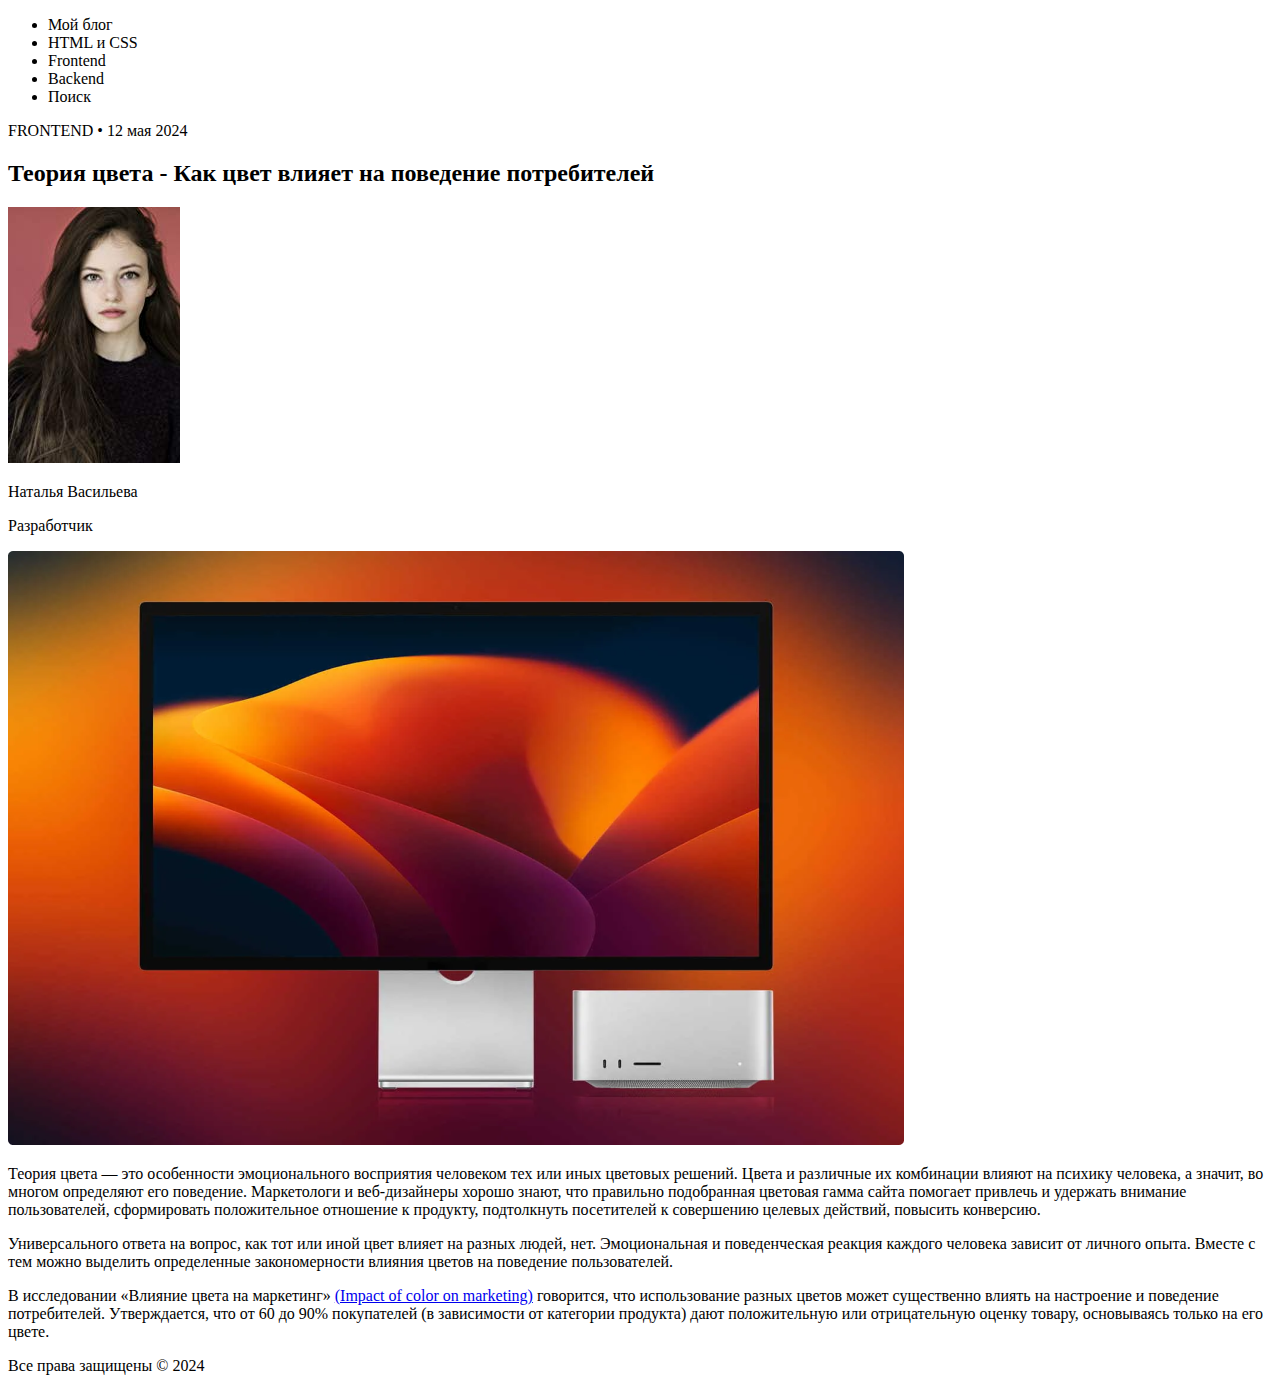
<file: index.html>
<!DOCTYPE html>
<html lang="en">
<head>
    <meta charset="UTF-8">
    <title>Title</title>
</head>
<body>
<header>
    <ul>
        <li>Мой блог</li>
        <li>HTML и CSS</li>
        <li>Frontend</li>
        <li>Backend</li>
        <li>Поиск</li>
    </ul>
</header>
<main>
    <section>
        <p>FRONTEND &bull; 12 мая 2024</p>
        <h2>Теория цвета - Как цвет влияет на поведение потребителей</h2>
        <img src="./images/photo.png" alt="Фото разработчика">
        <p>Наталья Васильева</p>
        <p>Разработчик</p>
    </section>
    <section>
        <img src="./images/Rectangle%20181.png" alt="Фото монитора и компьютера от Apple">
        <p>Теория цвета — это особенности эмоционального восприятия человеком тех или иных цветовых решений. Цвета и
            различные
            их комбинации влияют на психику человека, а значит, во многом определяют его поведение. Маркетологи и
            веб-дизайнеры
            хорошо знают, что правильно подобранная цветовая гамма сайта помогает привлечь и удержать внимание
            пользователей,
            сформировать положительное отношение к продукту, подтолкнуть посетителей к совершению целевых действий,
            повысить
            конверсию.</p>
        <p>Универсального ответа на вопрос, как тот или иной цвет влияет на разных людей, нет. Эмоциональная и
            поведенческая
            реакция каждого человека зависит от личного опыта. Вместе с тем можно выделить определенные закономерности
            влияния
            цветов на поведение пользователей.</p>
        <p>В исследовании «Влияние цвета на маркетинг»
            <a href="https://www.researchgate.net/publication/235320162_Impact_of_color_on_marketing">(Impact of color
                on marketing)</a>
            говорится, что использование разных цветов может существенно влиять на настроение и поведение потребителей.
            Утверждается, что от 60 до 90% покупателей (в зависимости от категории продукта) дают положительную или
            отрицательную оценку товару, основываясь только на его цвете.</p>
    </section>
</main>
<footer>
    <p>Все права защищены &#169; 2024</p>
</footer>
</body>
</html>
</file>
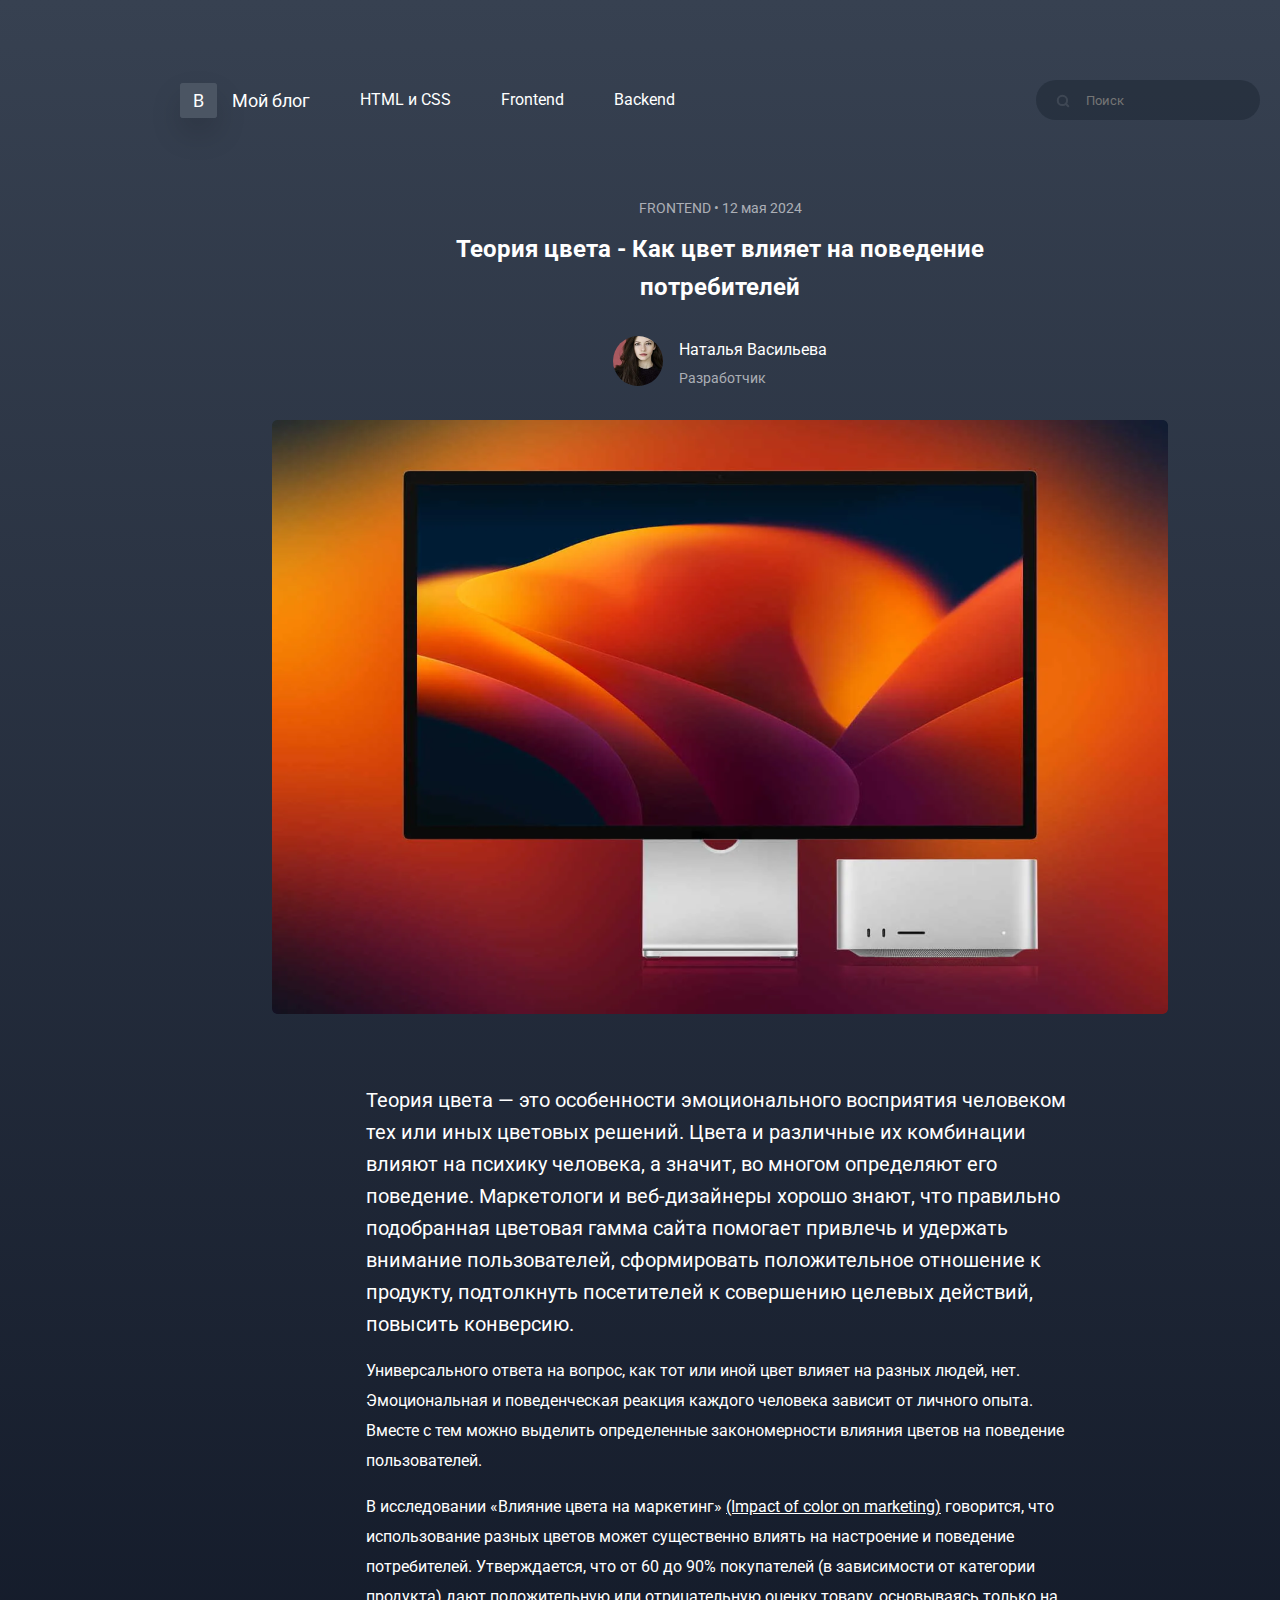
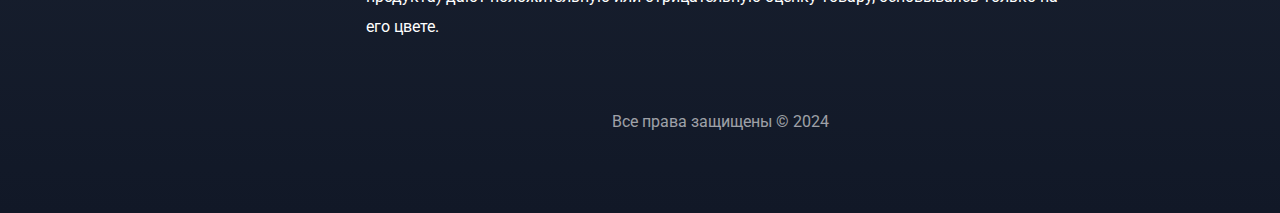
<file: 1-Blog/index.html>
<!DOCTYPE html>
<html lang="en">
<head>
    <meta charset="UTF-8">
    <title>Title</title>
    <link rel="stylesheet" href="./styles/styles.css">
    <link rel="preconnect" href="https://fonts.googleapis.com">
    <link rel="preconnect" href="https://fonts.gstatic.com" crossorigin>
    <link href="https://fonts.googleapis.com/css2?family=Roboto&display=swap" rel="stylesheet">
</head>
<body>
<header>
    <nav class="nav">
        <ul class="headerLinks">
            <li>
                <a href="#">
                    <span class="b">В</span>
                    <span class="Blog">Мой блог</span>
                </a>
            </li>
            <li><a href="#">HTML и CSS</a></li>
            <li><a href="#">Frontend</a></li>
            <li><a href="#">Backend</a></li>
        </ul>
        <div class="search">
            <label for="search" id="searchLabel"><img src="./images/search.svg" alt="search logo"></label>
            <input type="text" id="search" placeholder="Поиск">
        </div>
    </nav>
</header>
<main>
    <section>
        <p class="front">FRONTEND &bull; 12 мая 2024</p>
        <h1>Теория цвета - Как цвет влияет на поведение <br> потребителей</h1>
        <div class="photo_name">
            <div class="photo">
                <img src="images/photo1.png" alt="Фото разработчика">
            </div>
            <div>
                <p class="name">Наталья Васильева</p>
                <p class="job">Разработчик</p>
            </div>
        </div>
    </section>
    <section>
        <div class="mac">
            <img src="images/Rectangle%20181.png" alt="Фото монитора и компьютера от Apple">
        </div>
        <div class="text">
            <p class="mainText">Теория цвета — это особенности эмоционального восприятия человеком тех или иных цветовых
                решений. Цвета и
                различные
                их комбинации влияют на психику человека, а значит, во многом определяют его поведение. Маркетологи и
                веб-дизайнеры
                хорошо знают, что правильно подобранная цветовая гамма сайта помогает привлечь и удержать внимание
                пользователей,
                сформировать положительное отношение к продукту, подтолкнуть посетителей к совершению целевых действий,
                повысить
                конверсию.</p>
            <p class="secondText">Универсального ответа на вопрос, как тот или иной цвет влияет на разных людей, нет.
                Эмоциональная и
                поведенческая
                реакция каждого человека зависит от личного опыта. Вместе с тем можно выделить определенные
                закономерности
                влияния цветов на поведение пользователей.</p>
            <p class="secondText">В исследовании «Влияние цвета на маркетинг»
                <a href="https://www.researchgate.net/publication/235320162_Impact_of_color_on_marketing">(Impact of
                    color on marketing)</a> говорится, что использование разных цветов может существенно влиять на
                настроение и поведение потребителей. Утверждается, что от 60 до 90% покупателей (в зависимости от
                категории продукта) дают положительную или отрицательную оценку товару, основываясь только на его цвете.
            </p>
        </div>
    </section>
</main>
<footer>
    <div>
        Все права защищены &#169; 2024
    </div>
</footer>
</body>
</html>
</file>
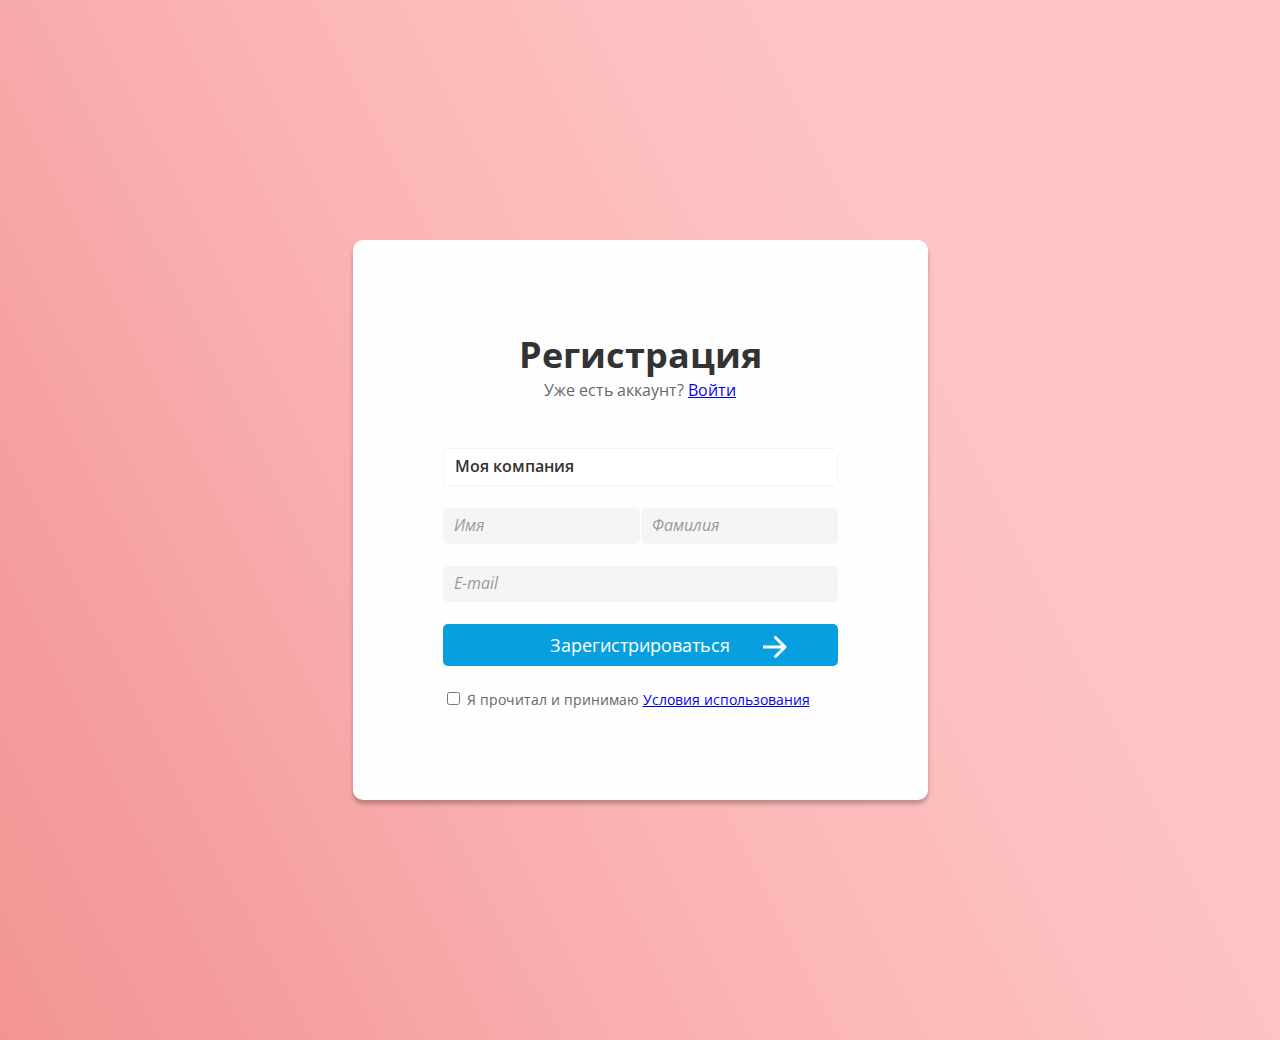
<file: 2-Form/index.html>
<!DOCTYPE html>
<html lang="en">
<head>
    <meta charset="UTF-8">
    <title>Title</title>
    <link rel="stylesheet" href="./styles/styles.css">
    <link rel="preconnect" href="https://fonts.googleapis.com">
    <link rel="preconnect" href="https://fonts.gstatic.com" crossorigin>
    <link href="https://fonts.googleapis.com/css2?family=Open+Sans:ital,wght@0,400;0,700;1,400&display=swap"
          rel="stylesheet">
</head>
<body>
<main>
    <div class="container">
        <div class="reg">
            <h1>Регистрация</h1>
            <p>Уже есть аккаунт? <a href="#">Войти</a></p>
        </div>
        <div class="container2">
            <form action="#">
                <div class="container4">
                    <div class="company_name">
                        <label for="company"></label>
                        <input type="text" id="company" name="company" placeholder="Моя компания" required>
                    </div>
                    <div class="container3">
                        <div>
                            <label for="name"></label>
                            <input type="text" id="name" name="name" placeholder="Имя" required>
                        </div>
                        <div>
                            <label for="surname"></label>
                            <input type="text" id="surname" name="surname" placeholder="Фамилия" required>
                        </div>
                    </div>
                    <div>
                        <label for="email"></label>
                        <input type="email" id="email" name="email" placeholder="E-mail" required>
                    </div>
                    <div class="buttonCheck">
                        <div class="arrow-logo">
                            <img src="./images/arrow.svg" alt="фото стрелки">
                        </div>
                        <button type="submit">Зарегистрироваться</button>
                    </div>
                    <div class="check">
                        <input type="checkbox" id="conditions">
                        <label for="conditions">Я прочитал и принимаю <a href="#">Условия использования</a></label>
                    </div>
                </div>
            </form>
        </div>
    </div>
</main>
</body>
</html>
</file>
<file: 1-Blog/styles/styles.css>
body {
    background: linear-gradient(180deg, #374151 0%, #111827 100%);
    color: #fff;
    font-weight: 400;
    font-style: normal;
    margin: 0 auto;
    width: 1440px;
}

* {
    box-sizing: border-box;
    font-family: 'Roboto', sans-serif;
}

.Blog {
    font-size: 18px;
}

header a {
    color: #fff;
    text-decoration: none;
    font-size: 16px;
    line-height: normal;
}

header input {
    background-color: rgba(31, 41, 55, 0.6);
    color: rgba(255, 255, 255, 0.6);
    height: 40px;
    width: 224px;
    border-radius: 100px;
    padding: 9px 5px 9px 50px;
    border: none;
}

h1 {
    font-size: 24px;
    line-height: 38px;
    margin: 0 0 30px 0;
    text-align: center;
}

.front {
    color: rgba(255, 255, 255, 0.6);
    font-size: 14px;
    margin: 0 0 14px 0;
}

.name {
    font-size: 16px;
    line-height: 28px;
    margin: 0;
}

.job {
    color: rgba(255, 255, 255, 0.6);
    font-size: 14px;
    line-height: 28px;
    margin: 0;
}

.mainText {
    font-size: 20px;
    line-height: 32px;
    margin: 0;
}

.secondText {
    font-size: 16px;
    line-height: 30px;
}

.secondText a {
    color: #fff;
}

footer {
    color: rgba(255, 255, 255, 0.6);
    font-size: 16px;
    line-height: 28px;
}

header ul {
    list-style: none;
    margin: 0;
    padding: 0;
}

header {
    padding: 80px 180px;
}

.nav {
    display: flex;
    align-items: center;
}

.mac {
    width: 896px;
    height: 594px;
}

.mac img {
    width: 100%;
    height: 100%;
    border-radius: 5px;
}

.photo {
    width: 50px;
    height: 50px;
}

.photo img {
    width: 100%;
    height: 100%;
    border-radius: 50px;
    object-fit: cover;
}

.b {
    font-size: 18px;
    padding: 6px 12px;
    border: 1px solid #4B5563;
    border-radius: 3px;
    background: #4B5563;
    box-shadow: 0 15px 30px 0 rgba(0, 0, 0, 0.15);
    margin-right: 11px;
}

.headerLinks {
    display: flex;
    gap: 50px;
}

footer {
    display: flex;
    justify-content: center;
    margin: 50px 0 77px 0;
}

section {
    display: flex;
    flex-direction: column;
    align-items: center;
}

.photo_name {
    display: flex;
    gap: 16px;
    margin-bottom: 28px;
}

.text {
    margin: 70px 0 0 0;
    width: 708px;
}

.search {
    margin-left: auto;
    position: relative;
}

#searchLabel {
    position: absolute;
    top: 13px;
    left: 20px;
}
</file>
<file: 2-Form/styles/styles.css>
body {
    background: linear-gradient(243deg, #FDC5C5 25.45%, rgba(242, 152, 222, 0.00) 100%), linear-gradient(243deg, #FFA5A5 32.96%, rgba(255, 255, 255, 0.00) 82.03%), #F39494;
    display: flex;
    justify-content: center;
    align-items: center;
    height: 1024px;
}

main {
    border-radius: 10px;
    background-color: #FFFEFE;
    box-shadow: 0 4px 4px 0 rgba(0, 0, 0, 0.25);
}

h1 {
    color: #333;
    font-size: 36px;
    font-weight: 700;
    margin: 0;
}

.reg {
    margin-bottom: 47px;
}

.container {
    display: flex;
    flex-direction: column;
    align-items: center;
    padding: 90px;
}

p {
    color: #666;
    font-size: 16px;
    font-weight: 400;
    text-align: center;
    margin: 0;
}

input {
    background-color: #F5F5F5;
    margin-top: 0;
    border-radius: 5px;
    border: none;
}

button {
    color: #fff;
    background-color: #089FE0;
    font-size: 18px;
    font-weight: 400;
    border-radius: 5px;
    border: none;
    text-align: center;
}

label {
    color: #666;
    font-size: 14px;
    font-weight: 400;
}

*::placeholder {
    color: #999;
    font-size: 16px;
    font-style: italic;
    font-weight: 400;
}

* {
    box-sizing: border-box;
    font-family: 'Open Sans', sans-serif;
}

.container3 input, #email, button {
    width: 100%;
}

h2, input, button {
    padding: 9px 11px;
}

.container3 {
    display: flex;
    gap: 1px;
}

.container3 div {
    flex-grow: 1
}

.buttonCheck {
    position: relative;
}

.buttonCheck img {
    position: absolute;
    top: 11px;
    left: 320px;
}

.container4 {
    display: flex;
    flex-direction: column;
    gap: 22px;
}

.company_name input {
    background: #FFF;
    border: 1px solid #F5F5F5;
    border-radius: 5px;
    width: 100%;
}

.company_name input::placeholder {
    color: #333;
    font-size: 16px;
    font-weight: 600;
    font-style: normal;
}

.arrow-logo {
    max-width: 24px;
    max-height: 24px;
}
</file>
